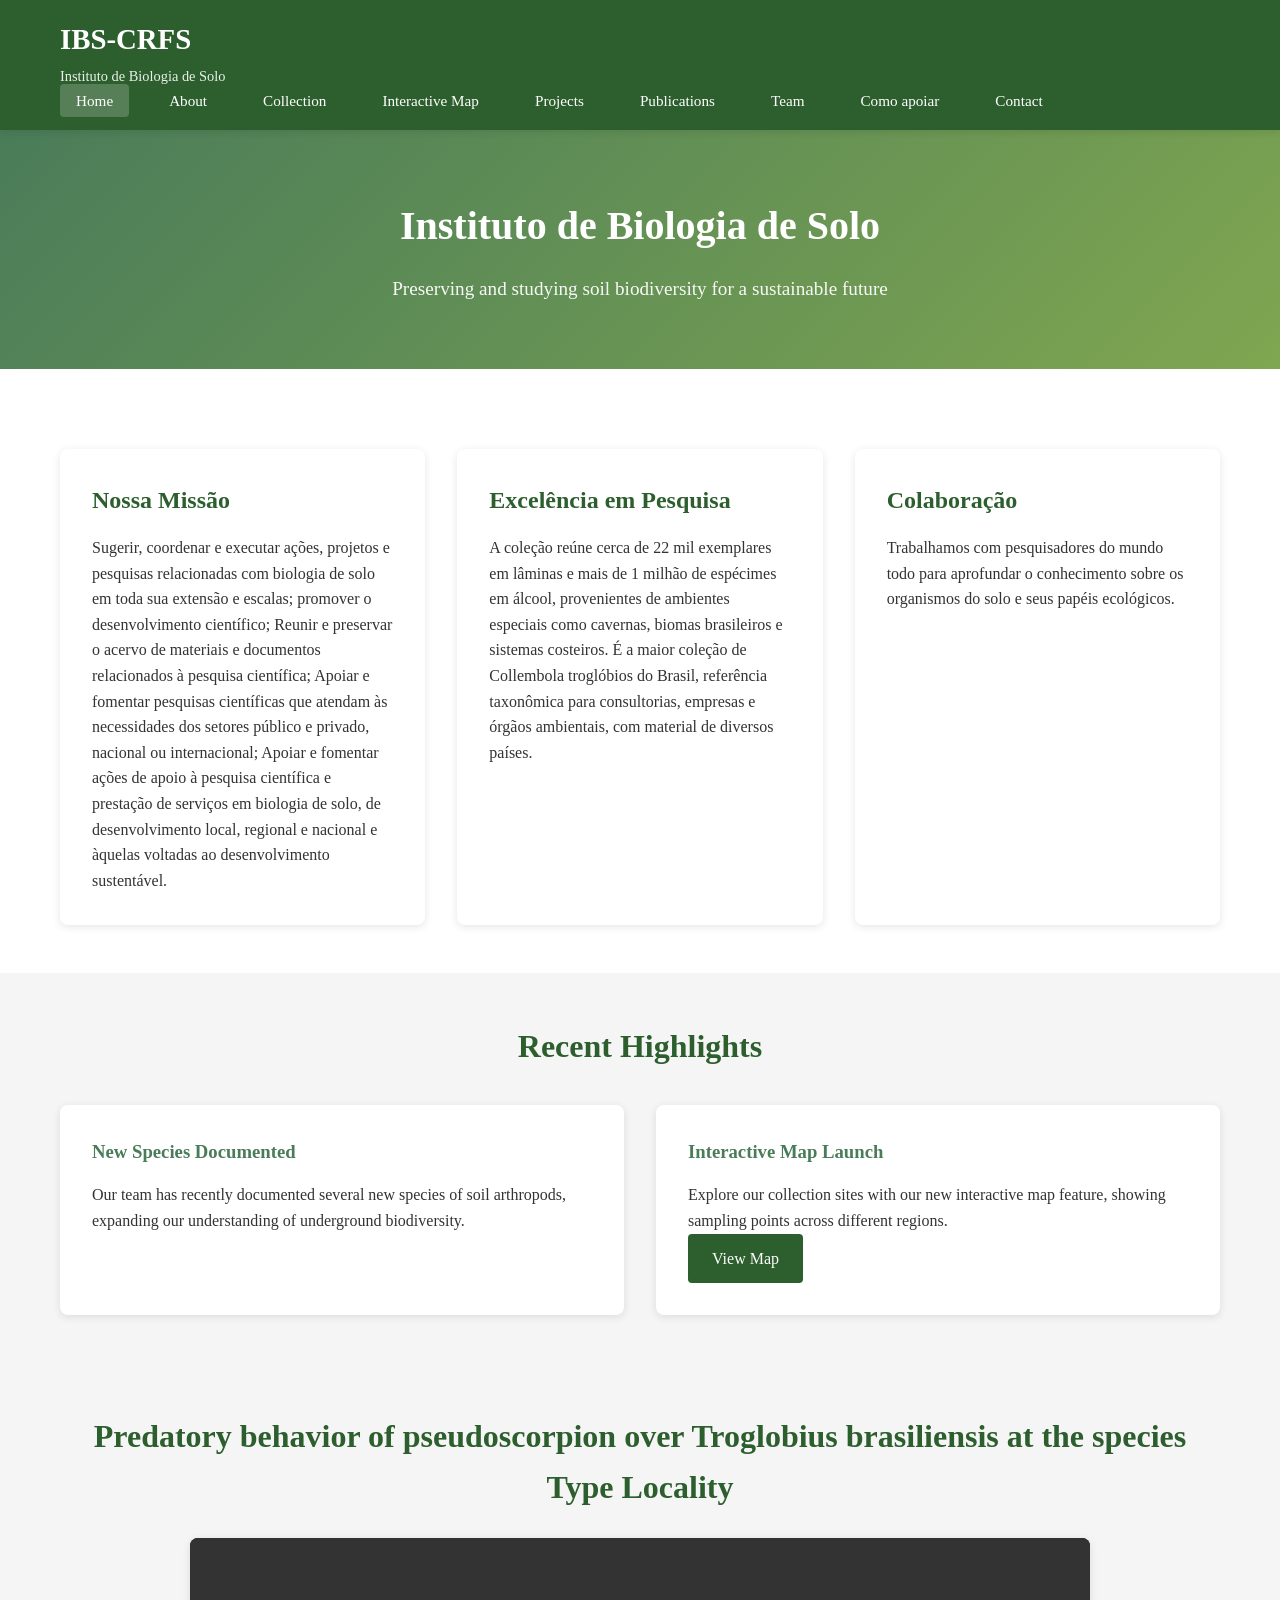
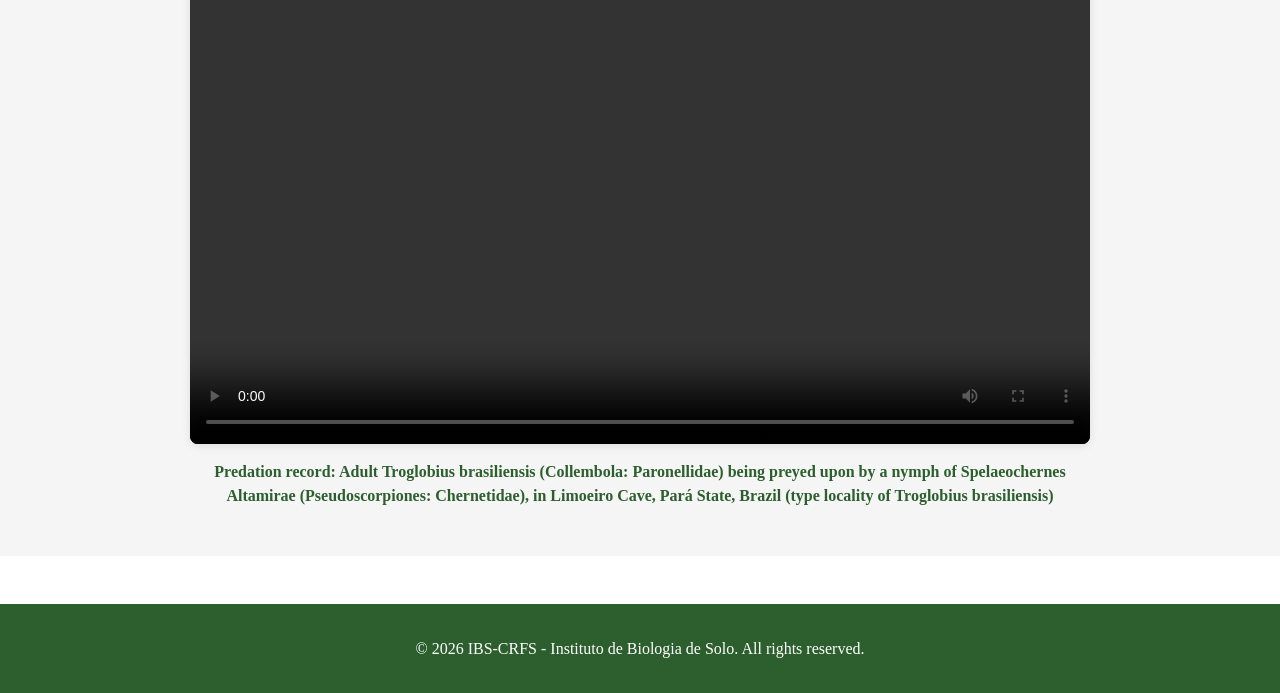
<file: entrega-uepb-mapa-tabela/index.html>
<!DOCTYPE html>
<html lang="pt-BR">
<head>
    <meta charset="UTF-8">
    <meta name="viewport" content="width=device-width, initial-scale=1.0">
    <meta name="description" content="Instituto de Biologia de Solo - Coleção de Referência da Fauna de Solos">
    <title>IBS-CRFS - Home</title>
    <link rel="stylesheet" href="css/style.css">
</head>
<body>
    <header>
        <div class="container">
            <div class="logo">
                <h1>IBS-CRFS</h1>
                <p class="subtitle">Instituto de Biologia de Solo</p>
            </div>
            <nav>
                <ul>
                    <li><a href="index.html" class="active">Home</a></li>
                    <li><a href="about.html">About</a></li>
                    <li><a href="collection.html">Collection</a></li>
                    <li><a href="map.html">Interactive Map</a></li>
                    <li><a href="projects.html">Projects</a></li>
                    <li><a href="publications.html">Publications</a></li>
                    <li><a href="team.html">Team</a></li>
                    <li><a href="support.html">Como apoiar</a></li>
                    <li><a href="contact.html">Contact</a></li>
                </ul>
            </nav>
        </div>
    </header>

    <main>
        <section class="hero">
            <div class="container">
                <h2>Instituto de Biologia de Solo</h2>
                <p class="lead">Preserving and studying soil biodiversity for a sustainable future</p>
            </div>
        </section>

        <section class="content">
            <div class="container">
                <div class="grid">
                    <div class="card">
                        <h3>Nossa Missão</h3>
                        <p>Sugerir, coordenar e executar ações, projetos e pesquisas relacionadas com biologia de solo em toda sua extensão e escalas; promover o desenvolvimento científico; Reunir e preservar o acervo de materiais e documentos relacionados à pesquisa científica; Apoiar e fomentar pesquisas científicas que atendam às necessidades dos setores público e privado, nacional ou internacional; Apoiar e fomentar ações de apoio à pesquisa científica e prestação de serviços em biologia de solo, de desenvolvimento local, regional e nacional e àquelas voltadas ao desenvolvimento sustentável.</p>
                    </div>
                    <div class="card">
                        <h3>Excelência em Pesquisa</h3>
                        <p>A coleção reúne cerca de 22 mil exemplares em lâminas e mais de 1 milhão de espécimes em álcool, provenientes de ambientes especiais como cavernas, biomas brasileiros e sistemas costeiros. É a maior coleção de Collembola troglóbios do Brasil, referência taxonômica para consultorias, empresas e órgãos ambientais, com material de diversos países.</p>
                    </div>
                    <div class="card">
                        <h3>Colaboração</h3>
                        <p>Trabalhamos com pesquisadores do mundo todo para aprofundar o conhecimento sobre os organismos do solo e seus papéis ecológicos.</p>
                    </div>
                </div>
            </div>
        </section>

        <section class="highlights">
            <div class="container">
                <h2>Recent Highlights</h2>
                <div class="grid-2">
                    <div class="highlight-item">
                        <h3>New Species Documented</h3>
                        <p>Our team has recently documented several new species of soil arthropods, expanding our understanding of underground biodiversity.</p>
                    </div>
                    <div class="highlight-item">
                        <h3>Interactive Map Launch</h3>
                        <p>Explore our collection sites with our new interactive map feature, showing sampling points across different regions.</p>
                        <a href="map.html" class="btn">View Map</a>
                    </div>
                </div>
            </div>
        </section>

        <section class="video-section">
            <div class="container">
                <h2>Predatory behavior of pseudoscorpion over Troglobius brasiliensis at the species Type Locality</h2>
                <div class="video-wrapper">
                    <video controls>
                        <source src="media/video-institucional.mp4" type="video/mp4">
                        Seu navegador não suporta o elemento de vídeo.
                    </video>
                </div>
                <p class="video-meta">
                    <strong>Predation record: Adult Troglobius brasiliensis (Collembola: Paronellidae) being preyed upon by a nymph of Spelaeochernes Altamirae (Pseudoscorpiones: Chernetidae), in Limoeiro Cave, Pará State, Brazil (type locality of Troglobius brasiliensis)</strong>
                </p>
            </div>
        </section>
    </main>

    <footer>
        <div class="container">
            <p>&copy; 2026 IBS-CRFS - Instituto de Biologia de Solo. All rights reserved.</p>
        </div>
    </footer>

    <script src="js/main.js"></script>
</body>
</html>
</file>
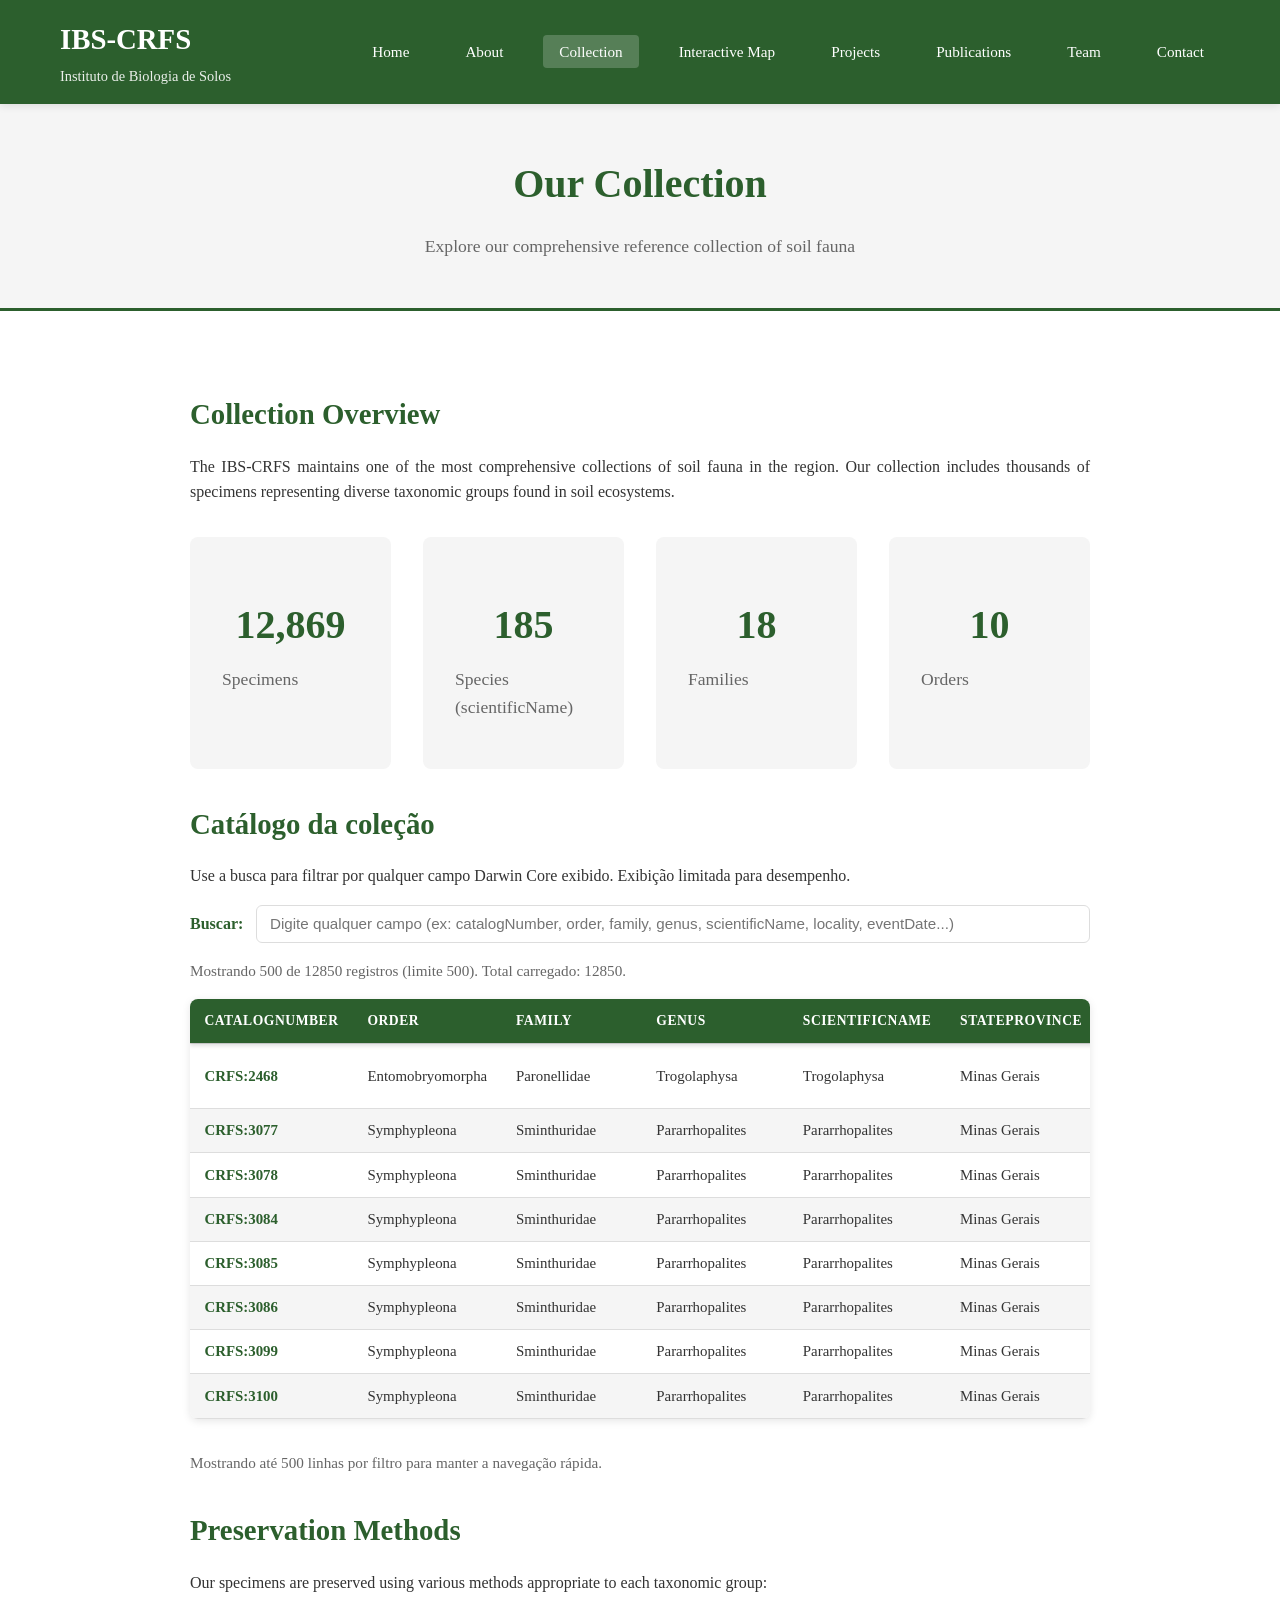
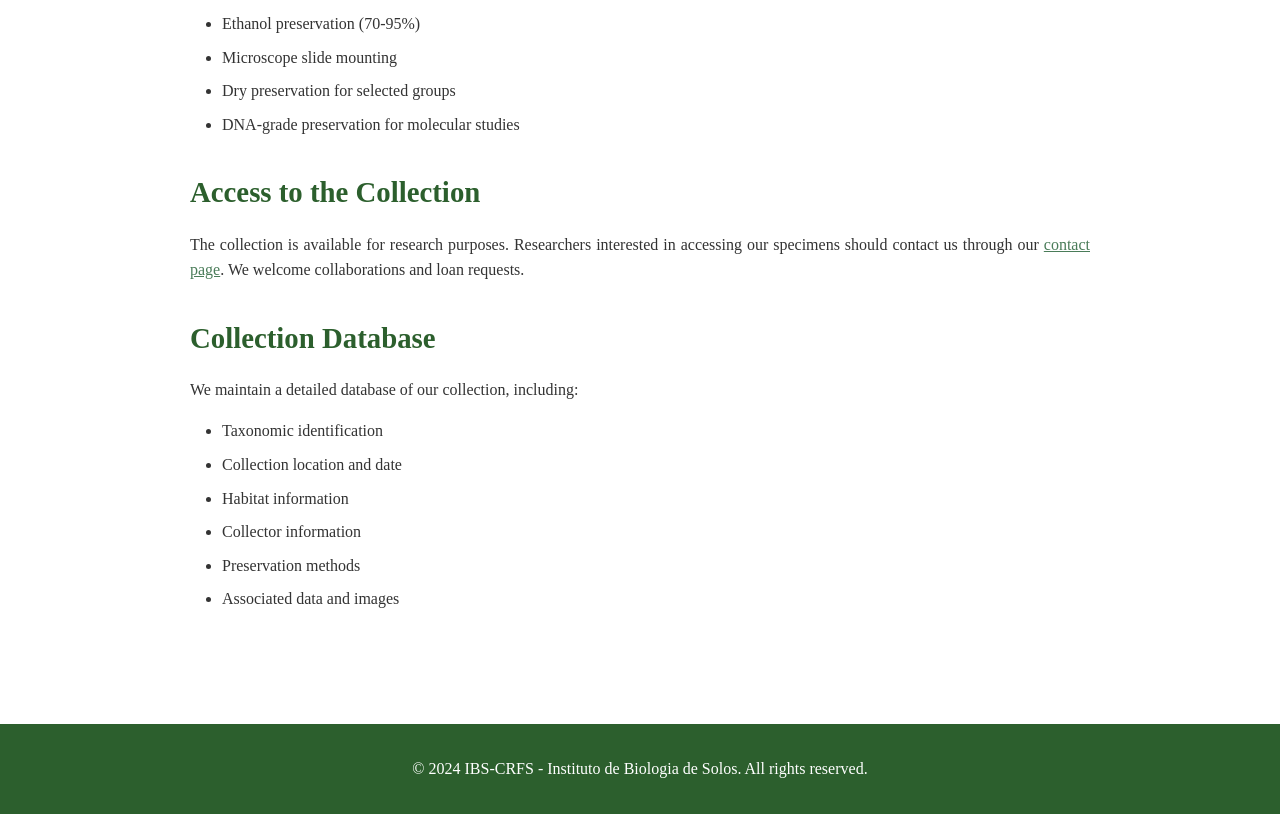
<file: entrega-uepb-mapa-tabela/collection.html>
<!DOCTYPE html>
<html lang="pt-BR">
<head>
    <meta charset="UTF-8">
    <meta name="viewport" content="width=device-width, initial-scale=1.0">
    <meta name="description" content="IBS-CRFS Collection - Soil Fauna Reference Collection">
    <title>IBS-CRFS - Collection</title>
    <link rel="stylesheet" href="css/style.css">
</head>
<body>
    <header>
        <div class="container">
            <div class="logo">
                <h1>IBS-CRFS</h1>
                <p class="subtitle">Instituto de Biologia de Solos</p>
            </div>
            <nav>
                <ul>
                    <li><a href="index.html">Home</a></li>
                    <li><a href="about.html">About</a></li>
                    <li><a href="collection.html" class="active">Collection</a></li>
                    <li><a href="map.html">Interactive Map</a></li>
                    <li><a href="projects.html">Projects</a></li>
                    <li><a href="publications.html">Publications</a></li>
                    <li><a href="team.html">Team</a></li>
                    <li><a href="contact.html">Contact</a></li>
                </ul>
            </nav>
        </div>
    </header>

    <main>
        <section class="page-header">
            <div class="container">
                <h2>Our Collection</h2>
                <p class="lead">Explore our comprehensive reference collection of soil fauna</p>
            </div>
        </section>

        <section class="content">
            <div class="container">
                <div class="content-text">
                    <h3>Collection Overview</h3>
                    <p>The IBS-CRFS maintains one of the most comprehensive collections of soil fauna in the region. Our collection includes thousands of specimens representing diverse taxonomic groups found in soil ecosystems.</p>

                    <div class="collection-stats">
                        <div class="stat-item">
                            <h4>12,869</h4>
                            <p>Specimens</p>
                        </div>
                        <div class="stat-item">
                            <h4>185</h4>
                            <p>Species (scientificName)</p>
                        </div>
                        <div class="stat-item">
                            <h4>18</h4>
                            <p>Families</p>
                        </div>
                        <div class="stat-item">
                            <h4>10</h4>
                            <p>Orders</p>
                        </div>
                    </div>

                    <h3>Catálogo da coleção</h3>
                    <p> Use a busca para filtrar por qualquer campo Darwin Core exibido. Exibição limitada para desempenho.</p>
                    <div class="table-controls">
                        <label for="collection-search">Buscar:</label>
                        <input type="text" id="collection-search" placeholder="Digite qualquer campo (ex: catalogNumber, order, family, genus, scientificName, locality, eventDate...)" aria-label="Buscar na tabela da coleção">
                    </div>
                    <div class="table-meta" id="collection-meta">Carregando registros...</div>
                    <div class="table-status" id="collection-status" aria-live="polite"></div>
                    <div class="table-scroll">
                        <table class="data-table" id="collection-table">
                            <thead>
                                <tr>
                                    <th>catalogNumber</th>
                                    <th>order</th>
                                    <th>family</th>
                                    <th>genus</th>
                                    <th>scientificName</th>
                                    <th>stateProvince</th>
                                    <th>municipality</th>
                                    <th>locality</th>
                                    <th>eventDate</th>
                                    <th>preparations</th>
                                </tr>
                            </thead>
                            <tbody></tbody>
                        </table>
                    </div>
                    <p class="table-meta">Mostrando até 500 linhas por filtro para manter a navegação rápida.</p>

                    <h3>Preservation Methods</h3>
                    <p>Our specimens are preserved using various methods appropriate to each taxonomic group:</p>
                    <ul>
                        <li>Ethanol preservation (70-95%)</li>
                        <li>Microscope slide mounting</li>
                        <li>Dry preservation for selected groups</li>
                        <li>DNA-grade preservation for molecular studies</li>
                    </ul>

                    <h3>Access to the Collection</h3>
                    <p>The collection is available for research purposes. Researchers interested in accessing our specimens should contact us through our <a href="contact.html">contact page</a>. We welcome collaborations and loan requests.</p>

                    <h3>Collection Database</h3>
                    <p>We maintain a detailed database of our collection, including:</p>
                    <ul>
                        <li>Taxonomic identification</li>
                        <li>Collection location and date</li>
                        <li>Habitat information</li>
                        <li>Collector information</li>
                        <li>Preservation methods</li>
                        <li>Associated data and images</li>
                    </ul>
                </div>
            </div>
        </section>
    </main>

    <footer>
        <div class="container">
            <p>&copy; 2024 IBS-CRFS - Instituto de Biologia de Solos. All rights reserved.</p>
        </div>
    </footer>

    <script src="data/collection-data.js"></script>
    <script src="js/main.js"></script>
</body>
</html>
</file>
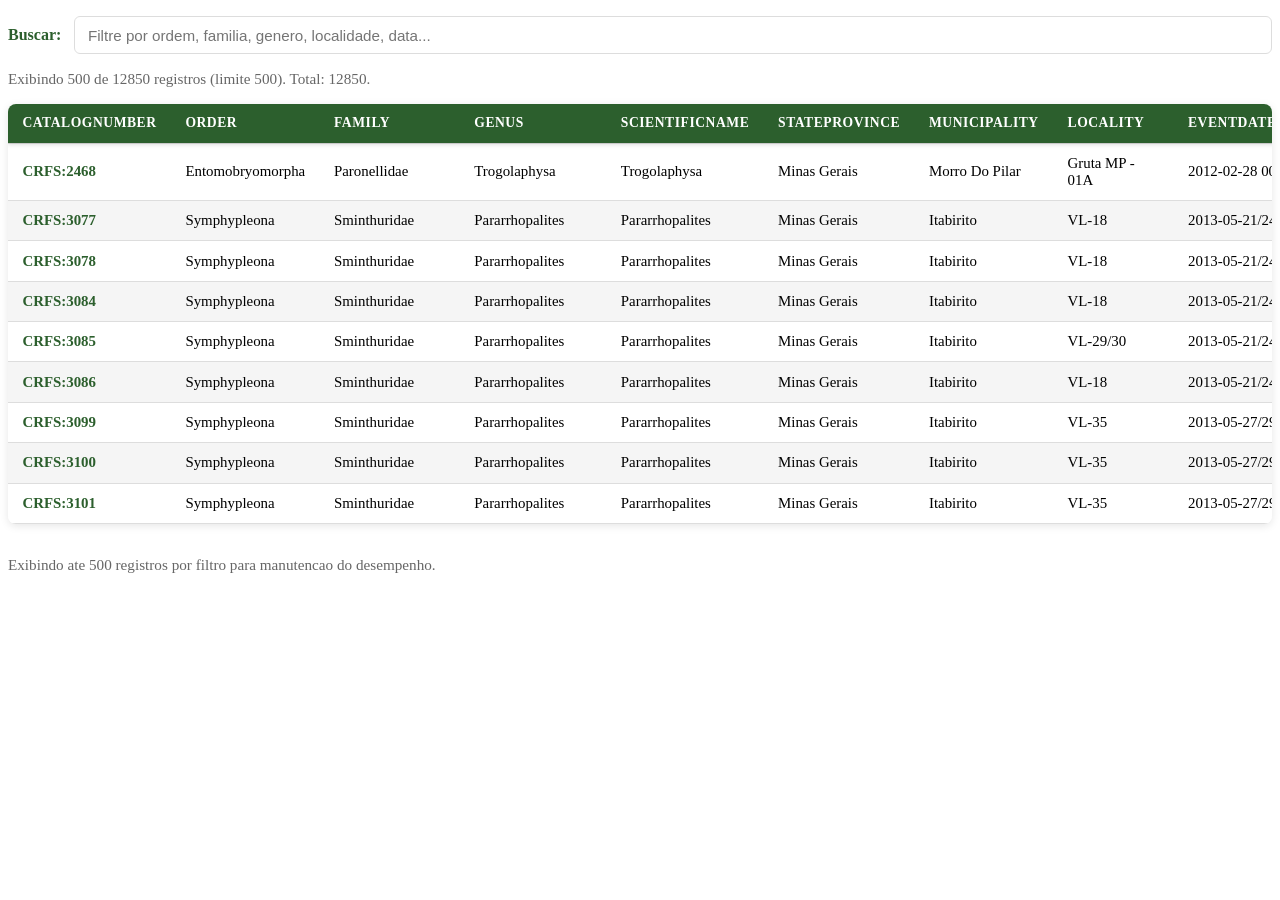
<file: entrega-uepb-mapa-tabela/standalone-tabela.html>
<!DOCTYPE html>
<html lang="pt-BR">
<head>
    <meta charset="UTF-8">
    <meta name="viewport" content="width=device-width, initial-scale=1.0">
    <meta name="description" content="Catalogo navegavel da colecao IBS-CRFS de fauna de solo">
    <title>Catalogo da Colecao - IBS-CRFS</title>

    <!-- Estilos do componente de tabela IBS-CRFS -->
    <link rel="stylesheet" href="css/ibs-components.css" />
</head>
<body class="ibs-root">

    <!-- ============================================================
         BLOCO DA TABELA - copie este bloco para o portal da UEPB
         ============================================================ -->
    <div class="ibs-collection-section">

        <div class="ibs-table-controls">
            <label for="ibs-collection-search">Buscar:</label>
            <input type="text"
                   id="ibs-collection-search"
                   placeholder="Filtre por ordem, familia, genero, localidade, data..."
                   aria-label="Buscar na tabela da colecao">
        </div>

        <div class="ibs-table-meta" id="ibs-collection-meta">Carregando registros...</div>
        <div class="ibs-table-status" id="ibs-collection-status" aria-live="polite"></div>

        <div class="ibs-table-scroll">
            <table class="ibs-data-table" id="ibs-collection-table">
                <thead>
                    <tr>
                        <th>catalogNumber</th>
                        <th>order</th>
                        <th>family</th>
                        <th>genus</th>
                        <th>scientificName</th>
                        <th>stateProvince</th>
                        <th>municipality</th>
                        <th>locality</th>
                        <th>eventDate</th>
                        <th>preparations</th>
                    </tr>
                </thead>
                <tbody></tbody>
            </table>
        </div>
        <p class="ibs-table-meta">Exibindo ate 500 registros por filtro para manutencao do desempenho.</p>
    </div>
    <!-- ============================================================
         FIM DO BLOCO DA TABELA
         ============================================================ -->

    <!-- Dados da colecao (gerado localmente, sem expor o CSV) -->
    <script src="data/collection-data.js"></script>

    <!-- Logica da tabela navegavel -->
    <script>
    document.addEventListener('DOMContentLoaded', function () {
        var searchInput = document.getElementById('ibs-collection-search');
        var table = document.getElementById('ibs-collection-table');
        var statusEl = document.getElementById('ibs-collection-status');
        var metaEl = document.getElementById('ibs-collection-meta');
        var MAX_ROWS = 500;

        if (!searchInput || !table || !statusEl || !metaEl) return;

        var tbody = table.querySelector('tbody');
        var source = Array.isArray(window.COLLECTION_DATA) ? window.COLLECTION_DATA : [];
        var records = source.map(function (row) {
            return {
                catalogNumber: row.catalogNumber || '',
                order: row.order || '',
                family: row.family || '',
                genus: row.genus || '',
                scientificName: row.scientificName || row.specificEpithet || '',
                stateProvince: row.stateProvince || '',
                municipality: row.municipality || '',
                locality: row.locality || '',
                eventDate: row.eventDate || '',
                preparations: row.preparations || ''
            };
        });

        if (!records.length) {
            statusEl.textContent = 'Nenhum dado carregado. Verifique se collection-data.js esta acessivel.';
        }

        function render(term) {
            var needle = (term || '').trim().toLowerCase();
            var filtered = needle
                ? records.filter(function (r) {
                    return (r.catalogNumber + ' ' + r.order + ' ' + r.family + ' ' + r.genus + ' ' +
                            r.scientificName + ' ' + r.stateProvince + ' ' + r.municipality + ' ' +
                            r.locality + ' ' + r.eventDate + ' ' + r.preparations).toLowerCase().indexOf(needle) !== -1;
                  })
                : records;
            var slice = filtered.slice(0, MAX_ROWS);
            metaEl.textContent = 'Exibindo ' + slice.length + ' de ' + filtered.length +
                                 ' registros (limite ' + MAX_ROWS + '). Total: ' + records.length + '.';
            tbody.innerHTML = slice.map(function (r) {
                return '<tr>' +
                    '<td>' + (r.catalogNumber || '-') + '</td>' +
                    '<td>' + (r.order || '-') + '</td>' +
                    '<td>' + (r.family || '-') + '</td>' +
                    '<td>' + (r.genus || '-') + '</td>' +
                    '<td>' + (r.scientificName || '-') + '</td>' +
                    '<td>' + (r.stateProvince || '-') + '</td>' +
                    '<td>' + (r.municipality || '-') + '</td>' +
                    '<td>' + (r.locality || '-') + '</td>' +
                    '<td>' + (r.eventDate || '-') + '</td>' +
                    '<td>' + (r.preparations || '-') + '</td>' +
                    '</tr>';
            }).join('');
        }

        searchInput.addEventListener('input', function () { render(searchInput.value); });
        render('');
    });
    </script>
</body>
</html>
</file>
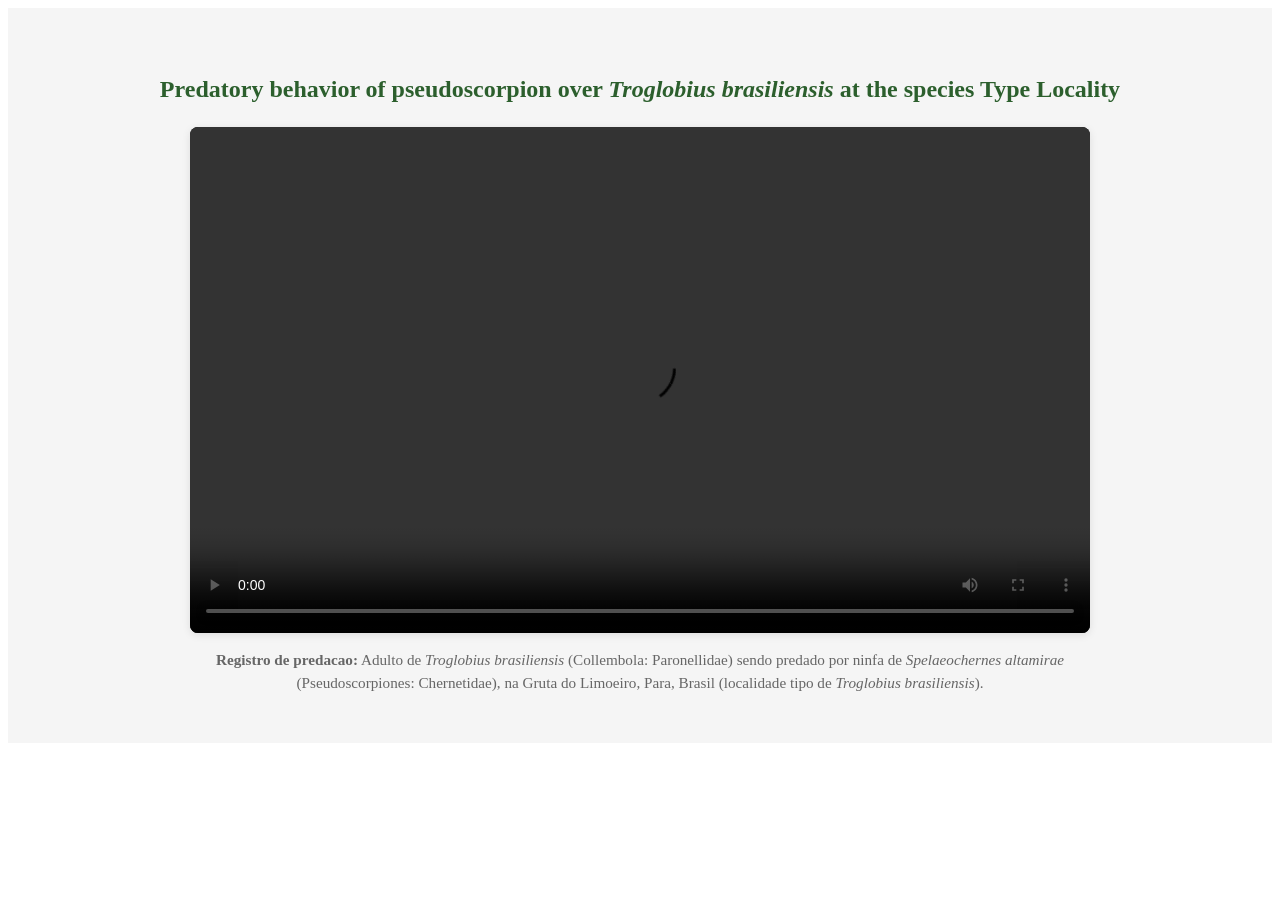
<file: entrega-uepb-mapa-tabela/standalone-video.html>
<!DOCTYPE html>
<html lang="pt-BR">
<head>
    <meta charset="UTF-8">
    <meta name="viewport" content="width=device-width, initial-scale=1.0">
    <meta name="description" content="Video institucional IBS-CRFS - comportamento predatorio de pseudoscorpiao">
    <title>Video Institucional - IBS-CRFS</title>

    <!-- Estilos do componente de video IBS-CRFS -->
    <link rel="stylesheet" href="css/ibs-components.css" />
</head>
<body class="ibs-root">

    <!-- ============================================================
         BLOCO DO VIDEO - copie este bloco para o portal da UEPB
         ============================================================ -->
    <div class="ibs-video-section">
        <h2 class="ibs-video-title">
            Predatory behavior of pseudoscorpion over <em>Troglobius brasiliensis</em> at the species Type Locality
        </h2>
        <div class="ibs-video-wrapper">
            <video controls>
                <source src="media/video-institucional.mp4" type="video/mp4">
                Seu navegador nao suporta o elemento de video HTML5.
            </video>
        </div>
        <p class="ibs-video-meta">
            <strong>Registro de predacao:</strong> Adulto de <em>Troglobius brasiliensis</em>
            (Collembola: Paronellidae) sendo predado por ninfa de <em>Spelaeochernes altamirae</em>
            (Pseudoscorpiones: Chernetidae), na Gruta do Limoeiro, Para, Brasil
            (localidade tipo de <em>Troglobius brasiliensis</em>).
        </p>
    </div>
    <!-- ============================================================
         FIM DO BLOCO DO VIDEO
         ============================================================ -->

</body>
</html>
</file>
<file: entrega-uepb-mapa-tabela/css/style.css>
/* Reset and Base Styles */
* {
    margin: 0;
    padding: 0;
    box-sizing: border-box;
}

:root {
    --primary-color: #2c5f2d;
    --secondary-color: #4a7c59;
    --accent-color: #7fa650;
    --text-color: #333;
    --text-light: #666;
    --bg-light: #f5f5f5;
    --white: #ffffff;
    --border-color: #ddd;
    --shadow: 0 2px 8px rgba(0, 0, 0, 0.1);
    --shadow-hover: 0 4px 16px rgba(0, 0, 0, 0.15);
}

body {
    font-family: 'Georgia', 'Times New Roman', serif;
    line-height: 1.6;
    color: var(--text-color);
    background-color: var(--white);
}

/* Container */
.container {
    max-width: 1200px;
    margin: 0 auto;
    padding: 0 20px;
}

/* Header */
header {
    background-color: var(--primary-color);
    color: var(--white);
    padding: 1rem 0;
    box-shadow: var(--shadow);
    position: sticky;
    top: 0;
    z-index: 1000;
}

header .container {
    display: flex;
    justify-content: space-between;
    align-items: center;
    flex-wrap: wrap;
}

.logo h1 {
    font-size: 1.8rem;
    margin-bottom: 0.2rem;
    font-weight: 700;
}

.logo .subtitle {
    font-size: 0.9rem;
    opacity: 0.9;
}

/* Navigation */
nav ul {
    list-style: none;
    display: flex;
    gap: 1.5rem;
    flex-wrap: wrap;
}

nav a {
    color: var(--white);
    text-decoration: none;
    padding: 0.5rem 1rem;
    border-radius: 4px;
    transition: background-color 0.3s ease;
    font-size: 0.95rem;
}

nav a:hover,
nav a.active {
    background-color: rgba(255, 255, 255, 0.2);
}

/* Main Content */
main {
    min-height: calc(100vh - 200px);
}

/* Hero Section */
.hero {
    background: linear-gradient(135deg, var(--secondary-color), var(--accent-color));
    color: var(--white);
    padding: 4rem 0;
    text-align: center;
}

.hero h2 {
    font-size: 2.5rem;
    margin-bottom: 1rem;
    font-weight: 700;
}

.hero .lead {
    font-size: 1.2rem;
    opacity: 0.95;
}

/* Page Header */
.page-header {
    background-color: var(--bg-light);
    padding: 3rem 0;
    text-align: center;
    border-bottom: 3px solid var(--primary-color);
}

.page-header h2 {
    font-size: 2.5rem;
    color: var(--primary-color);
    margin-bottom: 1rem;
}

.page-header .lead {
    font-size: 1.1rem;
    color: var(--text-light);
}

/* Content Sections */
.content {
    padding: 3rem 0;
}

.content-text {
    max-width: 900px;
    margin: 0 auto;
}

.content-text h3 {
    color: var(--primary-color);
    margin-top: 2rem;
    margin-bottom: 1rem;
    font-size: 1.8rem;
}

.content-text h4 {
    color: var(--secondary-color);
    margin-top: 1.5rem;
    margin-bottom: 0.8rem;
    font-size: 1.3rem;
}

.content-text p {
    margin-bottom: 1rem;
    text-align: justify;
}

.content-text ul {
    margin-left: 2rem;
    margin-bottom: 1rem;
}

.content-text li {
    margin-bottom: 0.5rem;
}

.content-text a {
    color: var(--secondary-color);
    text-decoration: underline;
}

.content-text a:hover {
    color: var(--primary-color);
}

/* Grid Layouts */
.grid {
    display: grid;
    grid-template-columns: repeat(auto-fit, minmax(280px, 1fr));
    gap: 2rem;
    margin-top: 2rem;
}

.grid-2 {
    display: grid;
    grid-template-columns: repeat(auto-fit, minmax(350px, 1fr));
    gap: 2rem;
    margin-top: 2rem;
}

/* Cards */
.card {
    background-color: var(--white);
    padding: 2rem;
    border-radius: 8px;
    box-shadow: var(--shadow);
    transition: transform 0.3s ease, box-shadow 0.3s ease;
}

.card:hover {
    transform: translateY(-5px);
    box-shadow: var(--shadow-hover);
}

.card h3 {
    color: var(--primary-color);
    margin-bottom: 1rem;
    font-size: 1.5rem;
}

/* Highlights Section */
.highlights {
    background-color: var(--bg-light);
    padding: 3rem 0;
}

.highlights h2 {
    text-align: center;
    color: var(--primary-color);
    margin-bottom: 2rem;
    font-size: 2rem;
}

.highlight-item {
    background-color: var(--white);
    padding: 2rem;
    border-radius: 8px;
    box-shadow: var(--shadow);
}

.highlight-item h3 {
    color: var(--secondary-color);
    margin-bottom: 1rem;
}

/* Video Section */
.video-section {
    padding: 3rem 0;
    background: var(--bg-light);
}

.video-section h2 {
    text-align: center;
    color: var(--primary-color);
    margin-bottom: 1.5rem;
    font-size: 2rem;
}

.video-meta {
    max-width: 900px;
    margin: 1rem auto 0 auto;
    color: var(--text-light);
    text-align: center;
    line-height: 1.5;
}

.video-meta strong {
    color: var(--primary-color);
}

.video-wrapper {
    position: relative;
    width: 100%;
    max-width: 900px;
    margin: 0 auto;
    aspect-ratio: 16 / 9;
    box-shadow: var(--shadow);
    border-radius: 8px;
    overflow: hidden;
    background: #000;
}

.video-wrapper video,
.video-wrapper iframe {
    position: absolute;
    inset: 0;
    width: 100%;
    height: 100%;
    border: 0;
    object-fit: cover;
}

/* Collection Stats */
.collection-stats {
    display: grid;
    grid-template-columns: repeat(auto-fit, minmax(150px, 1fr));
    gap: 2rem;
    margin: 2rem 0;
    text-align: center;
}

.stat-item {
    background-color: var(--bg-light);
    padding: 2rem;
    border-radius: 8px;
}

.stat-item h4 {
    color: var(--primary-color);
    font-size: 2.5rem;
    margin-bottom: 0.5rem;
}

.stat-item p {
    color: var(--text-light);
    font-size: 1.1rem;
}

/* Taxonomic Groups */
.taxonomic-groups {
    display: grid;
    grid-template-columns: repeat(auto-fit, minmax(300px, 1fr));
    gap: 2rem;
    margin: 2rem 0;
}

.group-item {
    background-color: var(--bg-light);
    padding: 1.5rem;
    border-radius: 8px;
}

.group-item h4 {
    color: var(--secondary-color);
    margin-bottom: 1rem;
}

.group-item ul {
    list-style: none;
    margin-left: 0;
}

.group-item li {
    margin-bottom: 0.5rem;
    padding-left: 1rem;
    position: relative;
}

.group-item li::before {
    content: "→";
    position: absolute;
    left: 0;
    color: var(--accent-color);
}

/* Tables */
.table-controls {
    display: flex;
    gap: 0.8rem;
    align-items: center;
    margin: 1rem 0;
    flex-wrap: wrap;
}

.table-controls label {
    font-weight: 600;
    color: var(--primary-color);
}

.table-controls input {
    flex: 1 1 260px;
    padding: 0.6rem 0.8rem;
    border: 1px solid var(--border-color);
    border-radius: 6px;
    font-size: 0.95rem;
}

.table-controls input:focus {
    outline: 2px solid var(--accent-color);
    border-color: var(--accent-color);
}

.table-scroll {
    width: 100%;
    overflow: auto;
    box-shadow: var(--shadow);
    border-radius: 8px;
    background: var(--white);
    margin-bottom: 2rem;
    max-height: 420px;
}

.data-table {
    width: 100%;
    border-collapse: collapse;
    min-width: 720px;
    font-size: 0.93rem;
}

.data-table thead {
    background: var(--primary-color);
    color: var(--white);
    position: sticky;
    top: 0;
    z-index: 1;
    box-shadow: 0 2px 4px rgba(0,0,0,0.12);
}

.data-table th,
.data-table td {
    padding: 0.7rem 0.9rem;
    text-align: left;
    border-bottom: 1px solid var(--border-color);
}

.data-table th {
    text-transform: uppercase;
    letter-spacing: 0.04em;
    font-size: 0.85rem;
    font-weight: 700;
}

.data-table td {
    line-height: 1.4;
}

.data-table td:nth-child(1) {
    font-weight: 700;
    color: var(--primary-color);
}

.data-table td:nth-child(9) {
    white-space: nowrap;
}

.data-table tbody tr:nth-child(even) {
    background: var(--bg-light);
}

.data-table tbody tr:hover {
    background: rgba(74, 124, 89, 0.08);
}

.table-meta {
    margin: 0.5rem 0 1rem 0;
    color: var(--text-light);
    font-size: 0.95rem;
}

.table-status {
    margin: 0.2rem 0 1rem 0;
    color: #b33;
    font-weight: 600;
}

/* Map Section */
.map-section {
    padding: 2rem 0;
}

.map-info {
    background-color: var(--bg-light);
    padding: 1rem;
    border-radius: 8px;
    margin-bottom: 1rem;
}

#map {
    height: 500px;
    width: 100%;
    border-radius: 8px;
    box-shadow: var(--shadow);
    margin-bottom: 2rem;
}

/* Projects Grid */
.projects-grid {
    display: grid;
    grid-template-columns: repeat(auto-fill, minmax(320px, 1fr));
    gap: 2rem;
    margin: 2rem 0;
}

.project-card {
    background-color: var(--white);
    padding: 1.5rem;
    border-radius: 8px;
    box-shadow: var(--shadow);
    border-left: 4px solid var(--primary-color);
}

.project-card h3 {
    color: var(--primary-color);
    margin-bottom: 0.8rem;
    font-size: 1.3rem;
}

.project-status {
    display: inline-block;
    background-color: var(--accent-color);
    color: var(--white);
    padding: 0.3rem 0.8rem;
    border-radius: 4px;
    font-size: 0.85rem;
    margin-bottom: 0.8rem;
}

/* Publications */
.publication {
    margin-bottom: 2rem;
    padding-bottom: 1.5rem;
    border-bottom: 1px solid var(--border-color);
}

.publication:last-child {
    border-bottom: none;
}

.publication h4 {
    color: var(--primary-color);
    margin-bottom: 0.5rem;
}

.publication .authors {
    color: var(--text-light);
    font-style: italic;
    margin-bottom: 0.3rem;
}

.publication .journal {
    color: var(--text-color);
    margin-bottom: 0.5rem;
}

.publication .abstract {
    color: var(--text-light);
    font-size: 0.95rem;
}

/* Team Grid */
.team-grid {
    display: grid;
    grid-template-columns: repeat(auto-fill, minmax(250px, 1fr));
    gap: 2rem;
    margin: 2rem 0 3rem 0;
}

.team-member {
    background-color: var(--white);
    padding: 1.5rem;
    border-radius: 8px;
    box-shadow: var(--shadow);
    text-align: center;
}

.member-photo {
    margin-bottom: 1rem;
}

.photo-placeholder {
    width: 120px;
    height: 120px;
    background-color: var(--secondary-color);
    color: var(--white);
    border-radius: 50%;
    display: flex;
    align-items: center;
    justify-content: center;
    font-size: 2rem;
    font-weight: bold;
    margin: 0 auto;
}

.team-member h4 {
    color: var(--primary-color);
    margin-bottom: 0.5rem;
}

.team-member .position {
    color: var(--secondary-color);
    font-weight: 600;
    margin-bottom: 0.5rem;
}

.team-member .specialization {
    color: var(--text-light);
    font-size: 0.9rem;
    margin-bottom: 0.5rem;
}

.team-member .email {
    color: var(--accent-color);
    font-size: 0.85rem;
    word-break: break-all;
}

/* Contact */
.contact-grid {
    display: grid;
    grid-template-columns: repeat(auto-fit, minmax(400px, 1fr));
    gap: 3rem;
    margin: 2rem 0;
}

.contact-info {
    background-color: var(--bg-light);
    padding: 2rem;
    border-radius: 8px;
}

.contact-info h3 {
    color: var(--primary-color);
    margin-bottom: 1.5rem;
}

.info-item {
    margin-bottom: 1.5rem;
}

.info-item h4 {
    color: var(--secondary-color);
    margin-bottom: 0.5rem;
}

.info-item a {
    color: var(--secondary-color);
}

.info-item a:hover {
    color: var(--primary-color);
}

/* Contact Form */
.contact-form-container {
    background-color: var(--white);
    padding: 2rem;
    border-radius: 8px;
    box-shadow: var(--shadow);
}

.contact-form-container h3 {
    color: var(--primary-color);
    margin-bottom: 1.5rem;
}

.form-group {
    margin-bottom: 1.5rem;
}

.form-group label {
    display: block;
    margin-bottom: 0.5rem;
    color: var(--text-color);
    font-weight: 600;
}

.form-group input,
.form-group textarea {
    width: 100%;
    padding: 0.75rem;
    border: 1px solid var(--border-color);
    border-radius: 4px;
    font-family: inherit;
    font-size: 1rem;
}

.form-group input:focus,
.form-group textarea:focus {
    outline: none;
    border-color: var(--secondary-color);
}

.form-note {
    font-size: 0.9rem;
    color: var(--text-light);
    margin-top: 1rem;
}

/* Buttons */
.btn {
    display: inline-block;
    background-color: var(--primary-color);
    color: var(--white);
    padding: 0.75rem 1.5rem;
    border: none;
    border-radius: 4px;
    text-decoration: none;
    cursor: pointer;
    transition: background-color 0.3s ease;
    font-size: 1rem;
    font-family: inherit;
}

.btn:hover {
    background-color: var(--secondary-color);
}

/* Footer */
footer {
    background-color: var(--primary-color);
    color: var(--white);
    text-align: center;
    padding: 2rem 0;
    margin-top: 3rem;
}

footer p {
    margin: 0;
}

/* Responsive Design */
@media (max-width: 768px) {
    header .container {
        flex-direction: column;
        text-align: center;
    }

    .logo {
        margin-bottom: 1rem;
    }

    nav ul {
        flex-direction: column;
        align-items: center;
        gap: 0.5rem;
    }

    .hero h2 {
        font-size: 2rem;
    }

    .page-header h2 {
        font-size: 2rem;
    }

    .grid,
    .grid-2,
    .projects-grid,
    .team-grid {
        grid-template-columns: 1fr;
    }

    .contact-grid {
        grid-template-columns: 1fr;
    }

    #map {
        height: 400px;
    }
}

@media (max-width: 480px) {
    .hero h2 {
        font-size: 1.5rem;
    }

    .hero .lead {
        font-size: 1rem;
    }

    .page-header h2 {
        font-size: 1.5rem;
    }

    .content-text h3 {
        font-size: 1.5rem;
    }
}
</file>
<file: entrega-uepb-mapa-tabela/css/ibs-components.css>
/* IBS-CRFS Components - Standalone CSS
   Use este arquivo ao integrar o mapa, a tabela ou o video no portal da UEPB.
   Inclui apenas os estilos necessarios para esses tres componentes,
   sem conflitar com o tema do portal.
*/

/* Variaveis de cor - ajuste conforme a identidade visual da UEPB se necessario */
.ibs-root {
    --ibs-green: #2c5f2d;
    --ibs-green2: #4a7c59;
    --ibs-green3: #7fa650;
    --ibs-text: #333;
    --ibs-muted: #666;
    --ibs-bg: #f5f5f5;
    --ibs-white: #ffffff;
    --ibs-border: #ddd;
    --ibs-shadow: 0 2px 8px rgba(0,0,0,0.1);
}

/* =====================
   MAPA INTERATIVO
   ===================== */
.ibs-map-section {
    padding: 2rem 0;
}

.ibs-map-info {
    background-color: var(--ibs-bg, #f5f5f5);
    padding: 1rem;
    border-radius: 8px;
    margin-bottom: 1rem;
    font-size: 0.95rem;
    color: var(--ibs-muted, #666);
}

#ibs-map,
#map {
    height: 500px;
    width: 100%;
    border-radius: 8px;
    box-shadow: var(--ibs-shadow, 0 2px 8px rgba(0,0,0,0.1));
    margin-bottom: 2rem;
}

.ibs-map-status {
    margin: 0.5rem 0 1rem 0;
    color: var(--ibs-muted, #666);
    font-size: 0.95rem;
}

@media (max-width: 768px) {
    #ibs-map,
    #map {
        height: 400px;
    }
}

/* =====================
   TABELA DA COLECAO
   ===================== */
.ibs-table-controls {
    display: flex;
    gap: 0.8rem;
    align-items: center;
    margin: 1rem 0;
    flex-wrap: wrap;
}

.ibs-table-controls label {
    font-weight: 600;
    color: var(--ibs-green, #2c5f2d);
}

.ibs-table-controls input {
    flex: 1 1 260px;
    padding: 0.6rem 0.8rem;
    border: 1px solid var(--ibs-border, #ddd);
    border-radius: 6px;
    font-size: 0.95rem;
}

.ibs-table-controls input:focus {
    outline: 2px solid var(--ibs-green3, #7fa650);
    border-color: var(--ibs-green3, #7fa650);
}

.ibs-table-scroll {
    width: 100%;
    overflow: auto;
    box-shadow: var(--ibs-shadow, 0 2px 8px rgba(0,0,0,0.1));
    border-radius: 8px;
    background: var(--ibs-white, #fff);
    margin-bottom: 2rem;
    max-height: 420px;
}

.ibs-data-table {
    width: 100%;
    border-collapse: collapse;
    min-width: 720px;
    font-size: 0.93rem;
}

.ibs-data-table thead {
    background: var(--ibs-green, #2c5f2d);
    color: var(--ibs-white, #fff);
    position: sticky;
    top: 0;
    z-index: 1;
    box-shadow: 0 2px 4px rgba(0,0,0,0.12);
}

.ibs-data-table th,
.ibs-data-table td {
    padding: 0.7rem 0.9rem;
    text-align: left;
    border-bottom: 1px solid var(--ibs-border, #ddd);
}

.ibs-data-table th {
    text-transform: uppercase;
    letter-spacing: 0.04em;
    font-size: 0.85rem;
    font-weight: 700;
}

.ibs-data-table td:nth-child(1) {
    font-weight: 700;
    color: var(--ibs-green, #2c5f2d);
}

.ibs-data-table td:nth-child(9) {
    white-space: nowrap;
}

.ibs-data-table tbody tr:nth-child(even) {
    background: var(--ibs-bg, #f5f5f5);
}

.ibs-data-table tbody tr:hover {
    background: rgba(74, 124, 89, 0.08);
}

.ibs-table-meta {
    margin: 0.5rem 0 1rem 0;
    color: var(--ibs-muted, #666);
    font-size: 0.95rem;
}

.ibs-table-status {
    margin: 0.2rem 0 1rem 0;
    color: #b33;
    font-weight: 600;
}

/* =====================
   VIDEO INSTITUCIONAL
   ===================== */
.ibs-video-section {
    padding: 3rem 0;
    background: var(--ibs-bg, #f5f5f5);
}

.ibs-video-title {
    text-align: center;
    color: var(--ibs-green, #2c5f2d);
    margin-bottom: 1.5rem;
    font-size: 1.5rem;
}

.ibs-video-wrapper {
    position: relative;
    width: 100%;
    max-width: 900px;
    margin: 0 auto;
    aspect-ratio: 16 / 9;
    box-shadow: var(--ibs-shadow, 0 2px 8px rgba(0,0,0,0.1));
    border-radius: 8px;
    overflow: hidden;
    background: #000;
}

.ibs-video-wrapper video {
    position: absolute;
    inset: 0;
    width: 100%;
    height: 100%;
    border: 0;
    object-fit: cover;
}

.ibs-video-meta {
    max-width: 900px;
    margin: 1rem auto 0 auto;
    color: var(--ibs-muted, #666);
    text-align: center;
    line-height: 1.5;
    font-size: 0.95rem;
}
</file>
